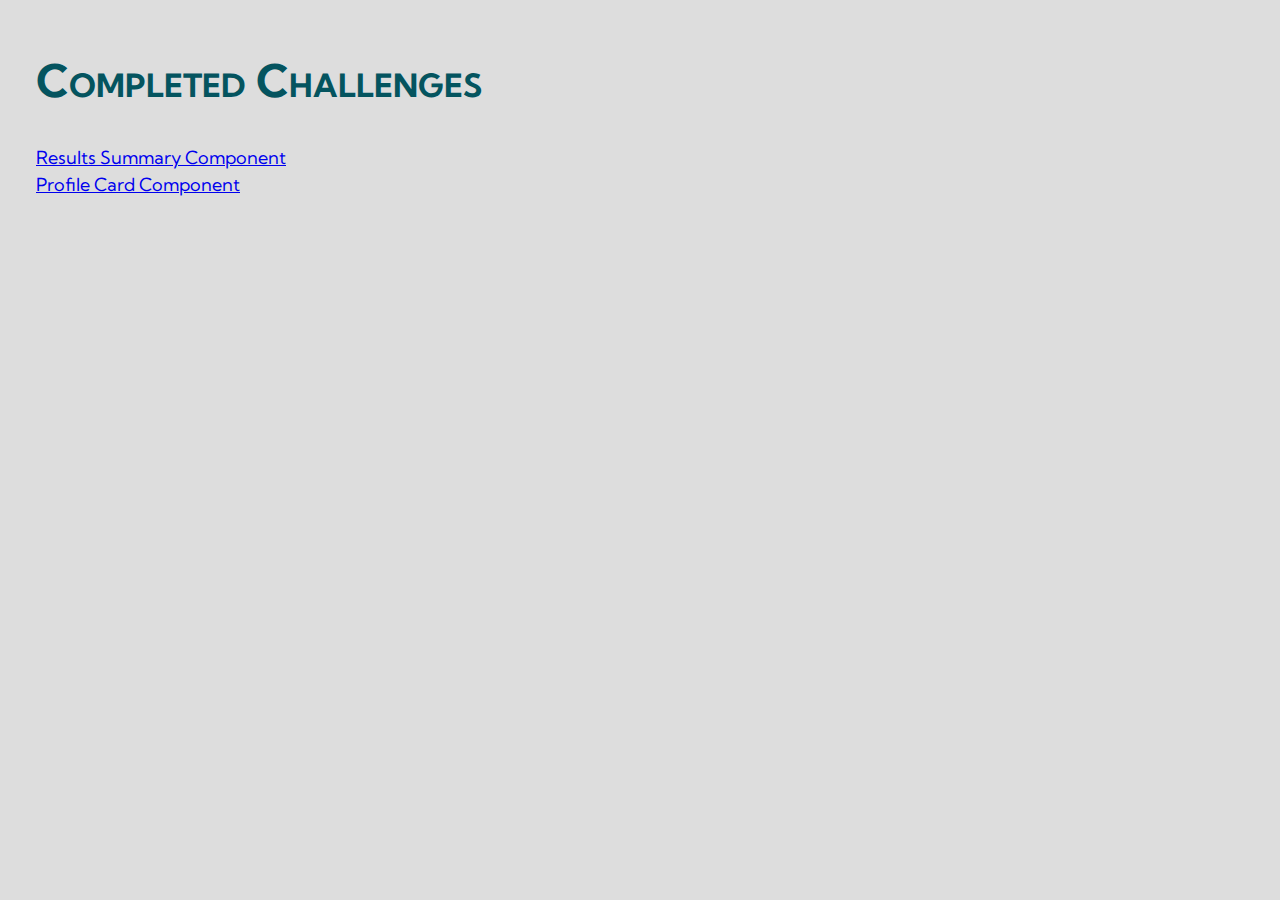
<file: index.html>
<!DOCTYPE html>
<html lang="en">
  <head>
    <meta charset="UTF-8" />
    <meta http-equiv="X-UA-Compatible" content="IE=edge" />
    <meta name="viewport" content="width=device-width, initial-scale=1.0" />
    <title>Challenge list</title>
    <link rel="stylesheet" href="./style.css" />
  </head>
  <body>
    <main>
      <div>
        <h1 class="page-title">Completed Challenges</h1>
        <ul class="list">
          <li>
            <a href="results-summary-component-main/"
              >Results Summary Component</a
            >
          </li>
          <li>
            <a href="profile-card-component-main/">Profile Card Component</a>
          </li>
        </ul>
      </div>
    </main>
  </body>
</html>
</file>
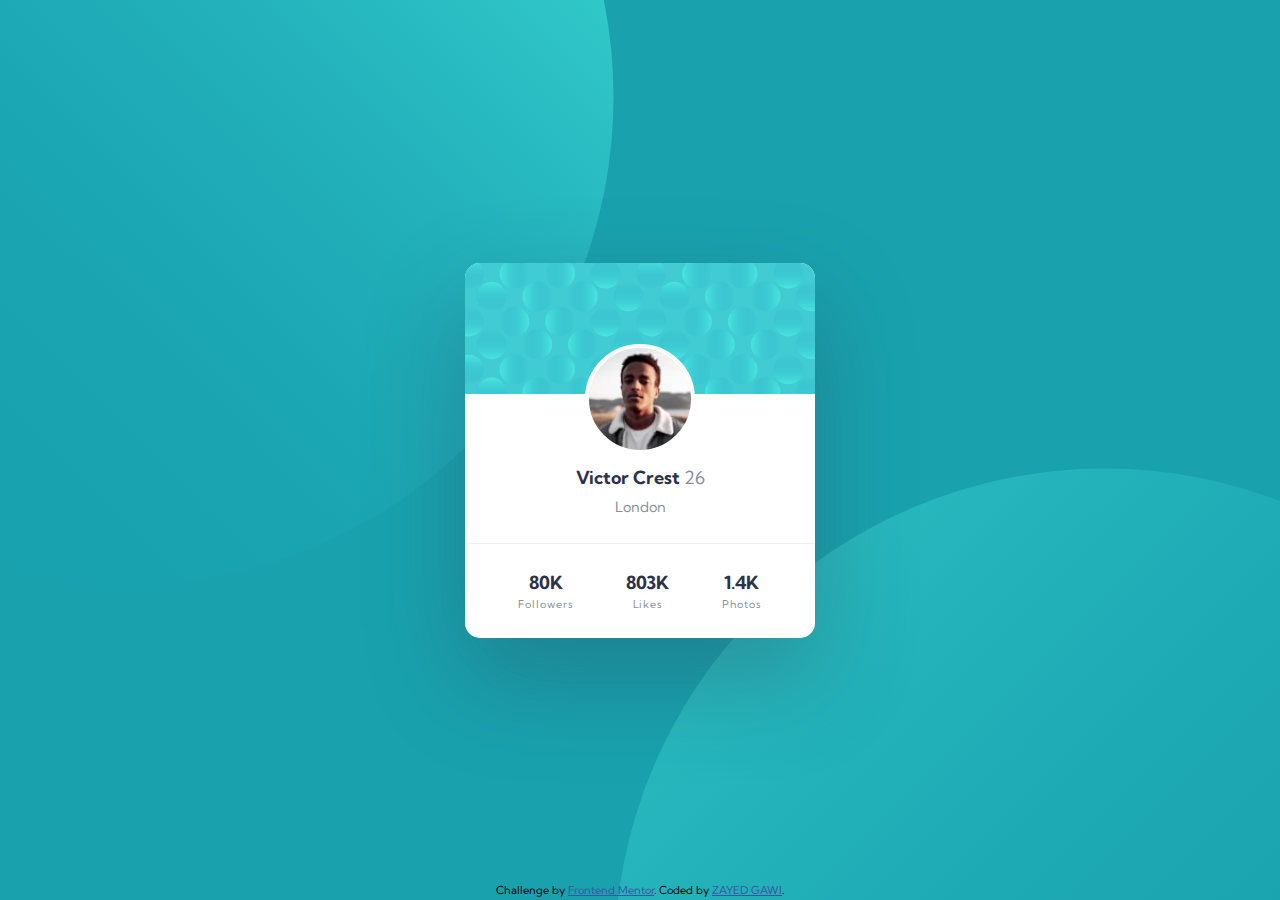
<file: profile-card-component-main/index.html>
<!DOCTYPE html>
<html lang="en">
  <head>
    <meta charset="UTF-8" />
    <meta name="viewport" content="width=device-width, initial-scale=1.0" />
    <!-- displays site properly based on user's device -->

    <link
      rel="icon"
      type="image/png"
      sizes="32x32"
      href="./images/favicon-32x32.png"
    />

    <title>Frontend Mentor | Profile card component</title>

    <link rel="stylesheet" href="./css/style.css" />
  </head>

  <body>
    <main>
      <!-- Header background image -->
      <section class="header-img">
        <!-- <p>hi</p> -->
      </section>
      <section class="profile-img"></section>

      <!-- Details section for user's name, age, and location -->
      <section class="user-details">
        <h1 class="bold-text name">Victor Crest <span class="age">26</span></h1>
        <p class="location">London</p>
      </section>

      <!-- Horizontal divider -->
      <div class="divider"></div>

      <!-- Details section with account stats -->
      <section class="account-stats">
        <p class="bold-text stat stat-followers">
          80K
          <span class="stat-label"> Followers</span>
        </p>
        <p class="bold-text stat stat-likes">
          803K
          <span class="stat-label"> Likes</span>
        </p>
        <p class="bold-text stat stat-photos">
          1.4K
          <span class="stat-label"> Photos</span>
        </p>
      </section>
    </main>

    <footer>
      <div class="attribution">
        Challenge by
        <a href="https://www.frontendmentor.io?ref=challenge" target="_blank"
          >Frontend Mentor</a
        >. Coded by <a href="#">ZAYED GAWI</a>.
      </div>
    </footer>
  </body>
</html>
</file>
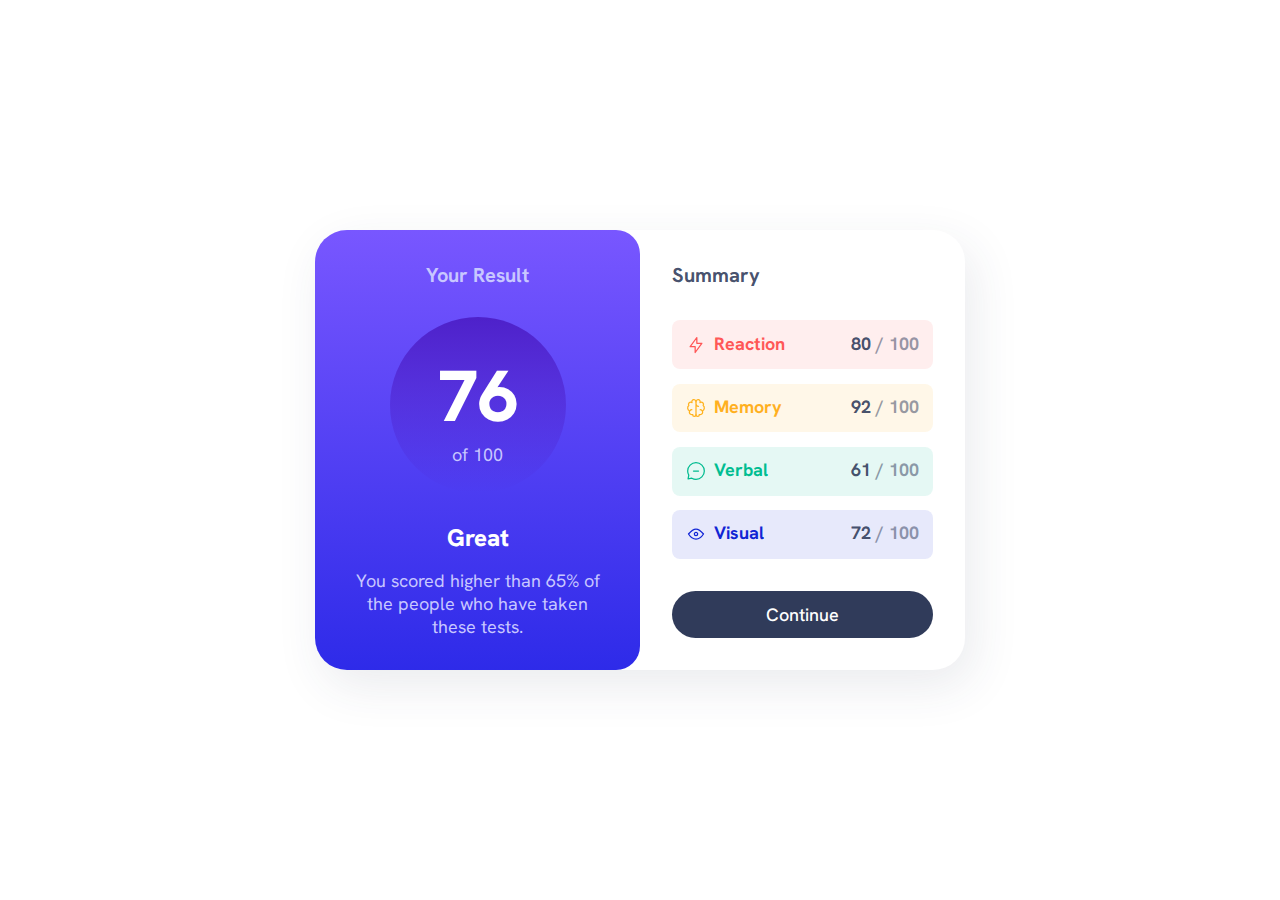
<file: results-summary-component-main/index.html>
<!DOCTYPE html>
<html lang="en">
  <head>
    <meta charset="UTF-8" />
    <meta name="viewport" content="width=device-width, initial-scale=1.0" />
    <link
      rel="icon"
      type="image/png"
      sizes="32x32"
      href="./assets/images/favicon-32x32.png"
    />
    <title>Frontend Mentor | Results summary component</title>
    <link rel="stylesheet" href="style.css" />
  </head>
  
  <body>
    <div class="card">
      <main class="card-container">
        <section class="card-section result">
          <h1 class="light-lavender section-title">Your Result</h1>
          <div class="score-container">
            <p><span class="white score">76</span> of 100</p>
          </div>
          <div class="result-text">
            <p class="white score-rank">Great</p>
            <p>
              You scored higher than 65% of the people who have taken these
              tests.
            </p>
          </div>
        </section>
        <section class="card-section summary">
          <h2 class="section-title">Summary</h2>
          <div class="score-breakdown">
            <div class="element-padding summary-item light-red">
              <div class="summary-item-name">
                <img class="summary-item-icon" src="./assets/images/icon-reaction.svg" alt="reaction icon"></img>
                <p>Reaction</p>
              </div>
              <p class="summary-item-score">80<span class="light-gray"> / 100</span></p>
            </div>
            <div class="element-padding summary-item orangey">
              <div class="summary-item-name">
                <img class="summary-item-icon" src="./assets/images/icon-memory.svg" alt="memory icon"></img>
                <p>Memory</p>
              </div>
              <p class="summary-item-score">92<span class="light-gray"> / 100</span></p>
            </div>
            <div class="element-padding summary-item green-teal">
              <div class="summary-item-name">
                <img class="summary-item-icon" src="./assets/images/icon-verbal.svg" alt="verbal icon"></img>
                <p>Verbal</p>
              </div>
              <p class="summary-item-score">61<span class="light-gray"> / 100</span></p>
            </div>
            <div class="element-padding summary-item cobalt-blue">
              <div class="summary-item-name">
                <img class="summary-item-icon" src="./assets/images/icon-visual.svg" alt="visual icon"></img>
                <p>Visual</p>
              </div>
              <p class="summary-item-score">72<span class="light-gray"> / 100</span></p>
            </div>
          </div>
          <button class="element-padding continue-btn">Continue</button>
        </main>
      </div>
    </div>
  </body>
</html>
</file>
<file: style.css>
@import url("https://fonts.googleapis.com/css2?family=Kumbh+Sans:wght@400;700&display=swap");

* {
  box-sizing: border-box;
  font-family: "Kumbh Sans", sans-serif;
  font-size: 18px;
  font-weight: 400;
  margin: 0;
  padding: 0;
  line-height: 1.5;
}

body {
  display: flex;
  padding: 2rem;
  color: rgb(4, 84, 95);
  background: #ddd;
}

.page-title {
  font: small-caps 700 2.5rem/2 "Kumbh Sans", sans-serif;
  padding-bottom: 1rem;
}
li {
  list-style: none;
}

@media screen and (max-width: 600px) {
  body {
    padding: 1rem;
  }
  .page-title {
    font-size: 1.75rem;
  }
}
</file>
<file: profile-card-component-main/css/style.css>
@import url("https://fonts.googleapis.com/css2?family=Kumbh+Sans:wght@400;700&display=swap");
* {
  box-sizing: border-box;
  font-family: "Kumbh Sans", sans-serif;
  font-size: 18px;
  font-weight: 400;
  margin: 0;
  padding: 0;
}

.default-flex, main .account-stats .stat, main .account-stats,
main .user-details {
  align-items: center;
  display: flex;
  justify-content: center;
}

body {
  background-color: hsl(185, 75%, 39%);
  background-image: url("../images/bg-pattern-top.svg"), url("../images/bg-pattern-bottom.svg");
  background-position: right 52vw bottom 35vh, left 48vw top 52vh;
  background-repeat: no-repeat;
  display: grid;
  font-size: 18px;
  min-height: 100vh;
  min-width: 100vw;
}

main {
  align-self: center;
  background: #ffffff;
  border-radius: 0.83rem;
  box-shadow: hsla(229, 23%, 23%, 0.3) 0px 40px 100px;
  display: flex;
  flex-direction: column;
  height: 375px;
  justify-self: center;
  overflow: hidden;
  position: relative;
  width: 350px;
}
main h1,
main p {
  color: hsl(229, 23%, 23%);
}
main .header-img {
  background-image: url("../images/bg-pattern-card.svg");
  background-position: contain;
  height: 35%;
}
main .profile-img {
  align-self: center;
  background-image: url("../images/image-victor.jpg");
  background-repeat: no-repeat;
  background-size: cover;
  border: 4px #ffffff solid;
  border-radius: 50%;
  height: 110px;
  position: absolute;
  top: 4.5rem;
  width: 110px;
}
main .bold-text {
  font-weight: 700;
}
main .age,
main .location,
main .stat-label {
  color: hsla(227, 10%, 46%, 0.8);
}
main .account-stats,
main .user-details {
  padding: 1.5rem;
}
main .user-details {
  flex-direction: column;
  padding-top: 4rem;
}
main .user-details .location {
  font-size: 0.8rem;
  margin-top: 0.5rem;
}
main .divider {
  background: hsla(0, 0%, 59%, 0.7);
  height: 1px;
  opacity: 20%;
  width: 100%;
}
main .account-stats {
  flex: 1;
  justify-content: space-around;
}
main .account-stats .stat {
  flex-direction: column;
}
main .account-stats .stat-label {
  font-size: 0.6rem;
  letter-spacing: 0.05rem;
  margin-top: 0.167rem;
}

footer {
  align-self: flex-end;
  position: absolute;
  text-align: center;
  width: 100%;
  margin-bottom: 3px;
}
footer .attribution {
  font-size: 11px;
  text-align: center;
}
footer .attribution a {
  color: hsl(228, 45%, 44%);
  font-size: 11px;
}

@media screen and (max-width: 600px) {
  body {
    background-position: right 35vw bottom 50vh, left 35vw top 45vh;
  }
  main {
    width: 320px;
  }
}

/*# sourceMappingURL=style.css.map */
</file>
<file: results-summary-component-main/style.css>
@font-face {
  font-family: "HankenGrotesk";
  font-display: swap;
  font-weight: 100 900;
  src: url("assets/fonts/HankenGrotesk-VariableFont_wght.ttf")
    format("truetype");
}

:root {
  --clr-primary-hsl-400: 252, 100%, 67%;
  --clr-primary-hsl-500: 256, 72%, 46%;
  --clr-secondary-hsl-400: 241, 81%, 54%;
  --clr-secondary-hsl-500: 241, 72%, 46%;

  --clr-neutral-hsl-100: 0, 0%, 100%;
  --clr-neutral-hsl-200: 221, 100%, 96%;
  --clr-neutral-hsl-300: 241, 100%, 89%;
  --clr-neutral-hsl-700: 224, 30%, 27%;

  --clr-neutral-100: hsl(var(--clr-neutral-hsl-100));
  --clr-neutral-200: hsl(var(--clr-neutral-hsl-200));
  --clr-neutral-300: hsl(var(--clr-neutral-hsl-300));
  --clr-neutral-700: hsl(var(--clr-neutral-hsl-700));

  --clr-primary-400: hsl(var(--clr-primary-hsl-400));
  --clr-primary-500: hsla(var(--clr-primary-hsl-500));
  --clr-secondary-400: hsl(var(--clr-secondary-hsl-400));

  --gradient-primary: linear-gradient(
    var(--clr-primary-400),
    var(--clr-secondary-400)
  );

  --gradient-to-transparent: linear-gradient(
    var(--clr-primary-500),
    hsl(var(--clr-secondary-hsl-500), 0)
  );

  --clr-accent-1: 0, 100%, 67%;
  --clr-accent-2: 39, 100%, 56%;
  --clr-accent-3: 166, 100%, 37%;
  --clr-accent-4: 234, 85%, 45%;

  --font-family-default: "HankenGrotesk", sans-serif;

  --fw-regular: 500;
  --fw-bold: 700;
  --fw-black: 800;

  --fs-400: 1.125rem;
  --fs-500: 1.25rem;
  --fs-600: 1.5rem;
  --fs-800: 4.5rem;
}

*,
*::before,
*::after {
  box-sizing: border-box;
}

* {
  font: inherit;
  margin: 0;
  padding: 0;
}

img,
svg {
  display: block;
  max-width: 100%;
}

body {
  display: flex;
  font-family: var(--font-family-default);
  font-size: var(--fs-400);
  min-height: 100vh;
}

.card {
  box-shadow: 0.5rem 1rem 3rem hsl(var(--clr-neutral-hsl-700), 0.1);
  border-radius: 2rem;
  height: 440px;
  margin: auto;
  overflow: hidden;
  width: 650px;
}

.card-container {
  display: flex;
  flex-flow: row wrap;
  height: 100%;
  justify-content: space-between;
}

.card-section {
  display: flex;
  flex: 50%;
  flex-direction: column;
  flex-shrink: 0;
  height: 100%;
  justify-content: space-between;
  padding: 2rem;
}

.section-title {
  font-size: var(--fs-500);
  font-weight: var(--fw-bold);
}

.result {
  align-items: center;
  background: var(--gradient-primary);
  border-radius: 1.5rem;
  color: var(--clr-neutral-300);
  text-align: center;
}

.white {
  color: var(--clr-neutral-100);
}

.score-container {
  background: var(--gradient-to-transparent);
  border-radius: 50%;
  display: flex;
  flex-direction: column;
  height: 11rem;
  padding: 2rem;
  width: 11rem;
}

.score {
  display: block;
  font-size: var(--fs-800);
  font-weight: var(--fw-black);
}

.result-text {
  display: flex;
  flex-direction: column;
  gap: 1rem;
}

.score-rank {
  font-size: var(--fs-600);
  font-weight: var(--fw-black);
}

.summary {
  color: hsl(var(--clr-neutral-hsl-700), 0.9);
  font-weight: var(--fw-bold);
}

.element-padding {
  line-height: 1;
  padding: 0.9rem;
}

.score-breakdown {
  display: flex;
  flex-direction: column;
  gap: 0.9rem;
  justify-content: space-between;
}

.summary-item {
  border-radius: 0.5rem;
  display: flex;
  justify-content: space-between;
}

.summary-item-name {
  display: flex;
  gap: 0.5rem;
}

.light-red {
  background: hsl(var(--clr-accent-1), 0.1);
}

.orangey {
  background: hsl(var(--clr-accent-2), 0.1);
}

.green-teal {
  background: hsl(var(--clr-accent-3), 0.1);
}

.cobalt-blue {
  background: hsl(var(--clr-accent-4), 0.1);
}

.light-gray {
  color: hsl(var(--clr-neutral-hsl-700), 0.5);
}

.light-red .summary-item-name {
  color: hsl(var(--clr-accent-1));
}

.orangey .summary-item-name {
  color: hsl(var(--clr-accent-2));
}

.green-teal .summary-item-name {
  color: hsl(var(--clr-accent-3));
}

.cobalt-blue .summary-item-name {
  color: hsl(var(--clr-accent-4));
}

.continue-btn {
  background: var(--clr-neutral-700);
  border: none;
  border-radius: 2rem;
  color: var(--clr-neutral-100);
  font-weight: var(--fw-regular);
}

/* Styling for small screen sizes */
@media screen and (max-width: 550px) {
  .card {
    border-radius: 0;
    height: 100vh;
  }

  .card-container {
    flex-direction: column;
  }

  .card-section {
    height: 50%;
  }

  .result {
    border-top-left-radius: 0;
    border-top-right-radius: 0;
  }
}
</file>
